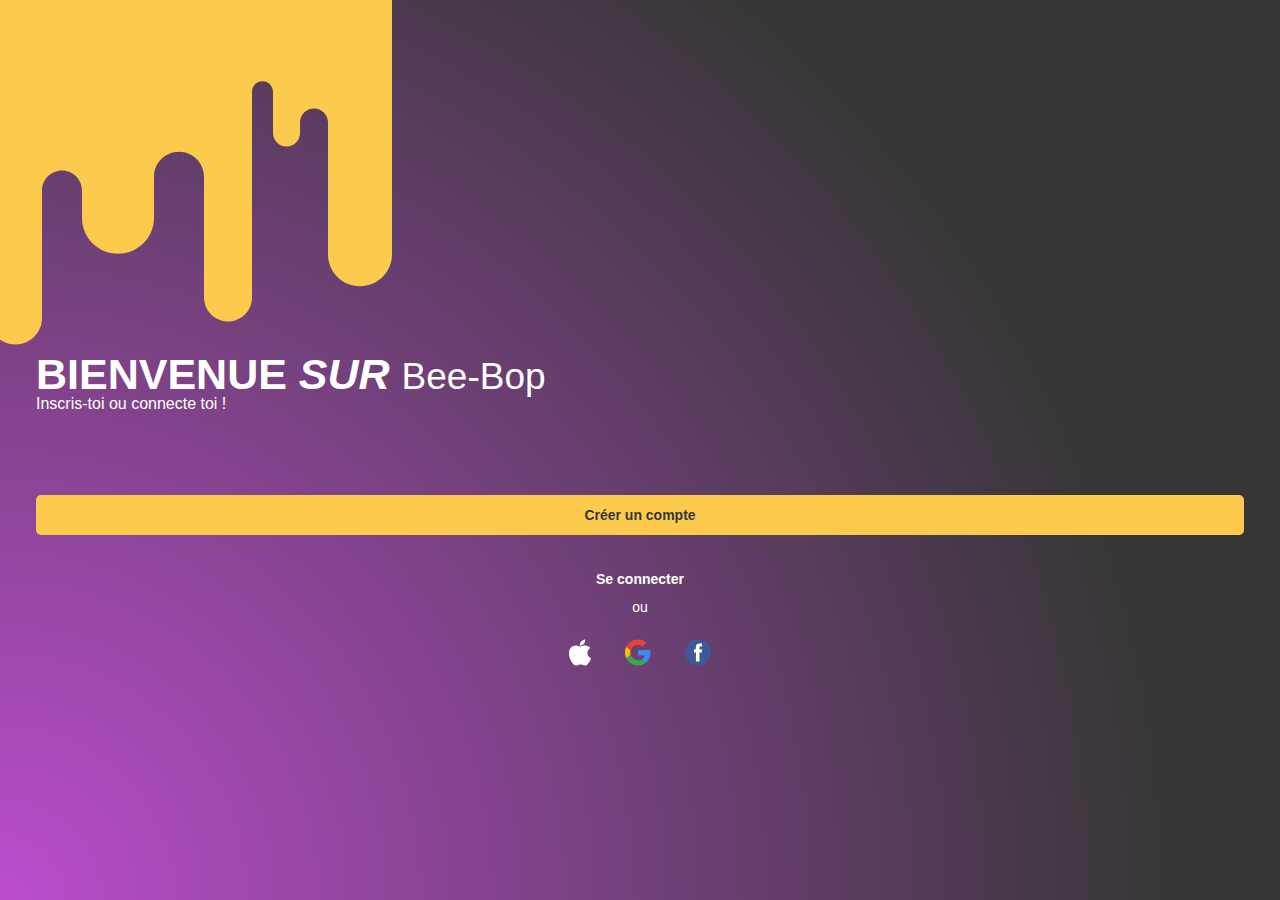
<file: index.html>
<!DOCTYPE html>
<html lang="en">
<head>
    <meta charset="UTF-8">
    <meta name="viewport" content="width=device-width, initial-scale=1.0">
    <title>Document</title>
    <link rel="stylesheet" href="style.css">
</head>
<body>
  
    <div class="miel" id="miel"><img src="Animationmiel.svg" alt="miel" ></div>
   <main class="main">
     <h1 class="landing-title">
     Bienvenue <em class="landing-title--line">sur <em class="landing-title--raf">Bee-Bop</em></em>
     </h1>
      <h2 class="landing-subtitle">Inscris-toi ou connecte toi !</h2>
      <button id="bouton" class="create-account-button">Créer un compte</button>
      <a href="connexionPseudo.html" class="connect-to-account-button">Se connecter</a>
      <p class="ou">ou</p>

      <div class="link">
       <img src="apple.svg" alt="apple">
       <img src="Google.svg" alt="google">
       <img src="Facebook.svg" alt="facebook">
      </div>
  </main>

  <script src="Java.js"></script>
</body>
</html>
</file>
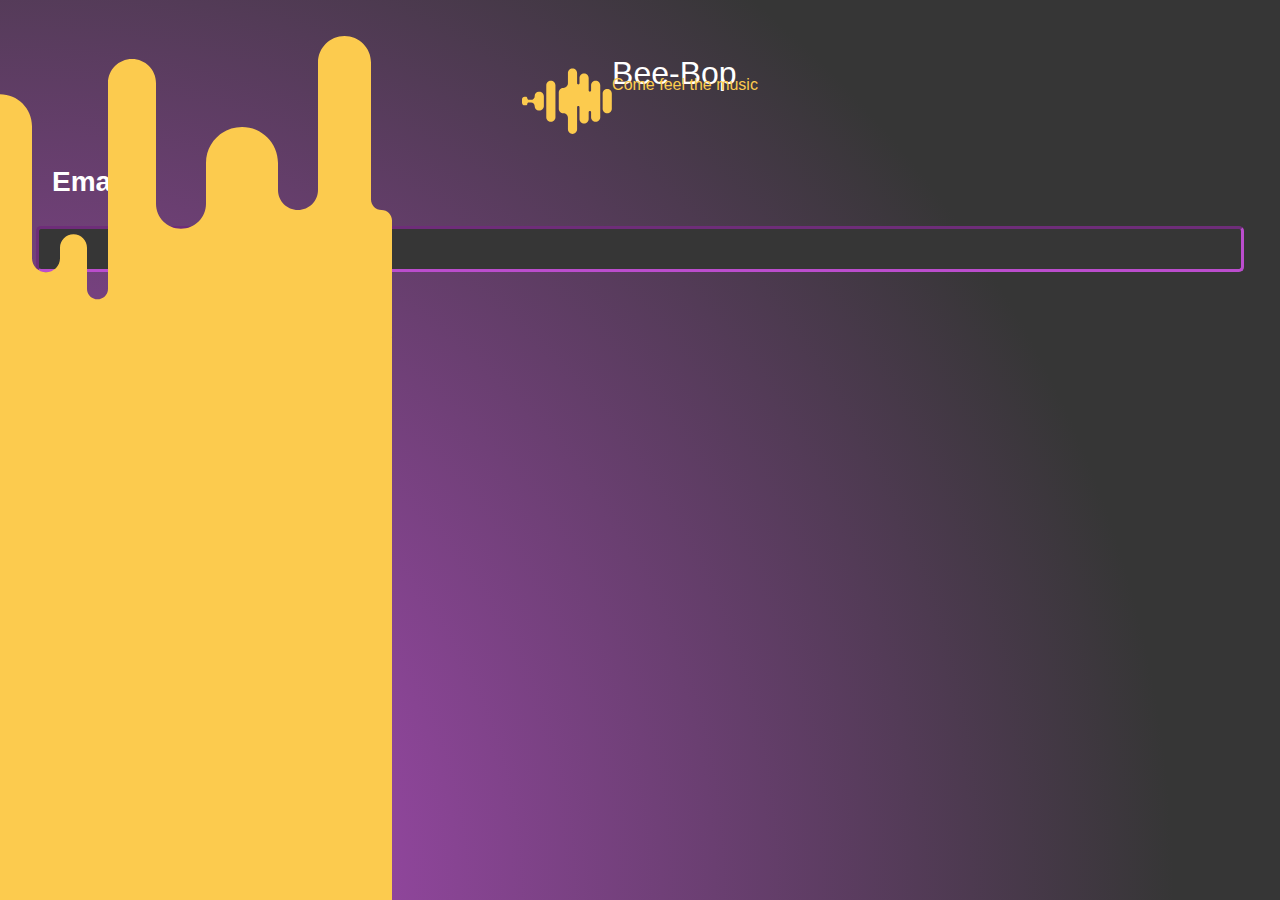
<file: connexionEmail.html>
<!DOCTYPE html>
<html lang="fr">
<head>
    <meta charset="UTF-8">
    <meta name="viewport" content="width=device-width, initial-scale=1.0">
    <title>ConnexionEmail</title>
    <link rel="stylesheet" href="style.css">

</head>
<body class="main">
    <div class="miel2" id="miel" ><img src="Animationmiel.svg" alt="miel2" ></div>
    <div class="logotexte">
        <img src="LOGO.svg" alt="lelogo">
    <div  class="textelogo">
    <p class="BeebopRafaella">Bee-Bop</p>
    <p class="ComeFeelTheMusicRafaella">Come feel the music</p>
</div></div>

<label for="email" class="TitreGrandPoppins">Email</label>

<input class="input" type="email" id="email" pattern=".+@example\.com" size="30" required />

<a href="connexionPseudo.html" class="boutonviolet Paragraphe">Suivant</a>


</div>
<script src="Java.js"></script>


</body>
</html>
</file>
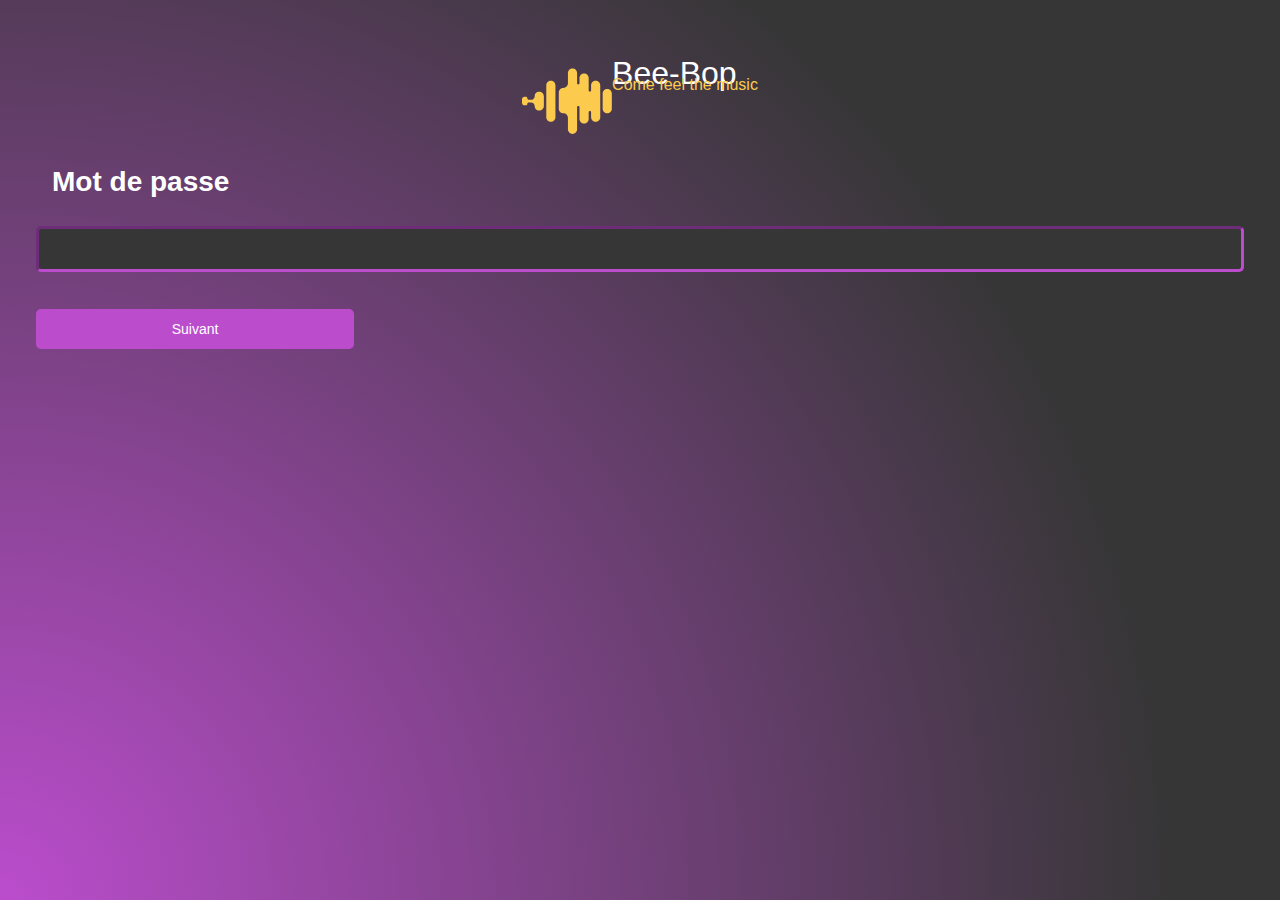
<file: connexionMDP.html>
<!DOCTYPE html>
<html lang="en">
<head>
    <meta charset="UTF-8">
    <meta name="viewport" content="width=device-width, initial-scale=1.0">
    <title>Connexion Mot de Passe</title>
    <link rel="stylesheet" href="style.css">
</head>
<body class="main">
    <div class="logotexte">
        <img src="LOGO.svg" alt="lelogo">
    <div  class="textelogo">
    <h1 class="BeebopRafaella">Bee-Bop</h1>
    <h2 class="ComeFeelTheMusicRafaella">Come feel the music</h2>
</div></div>

<label for="email" class="TitreGrandPoppins">Mot de passe</label>

<input class="input" type="email" id="email" pattern=".+@example\.com" size="30" required />

<a href="Felicitation.html" class="boutonviolet" class="Paragraphe">Suivant</a>

</div>
</body>
</html>
</file>
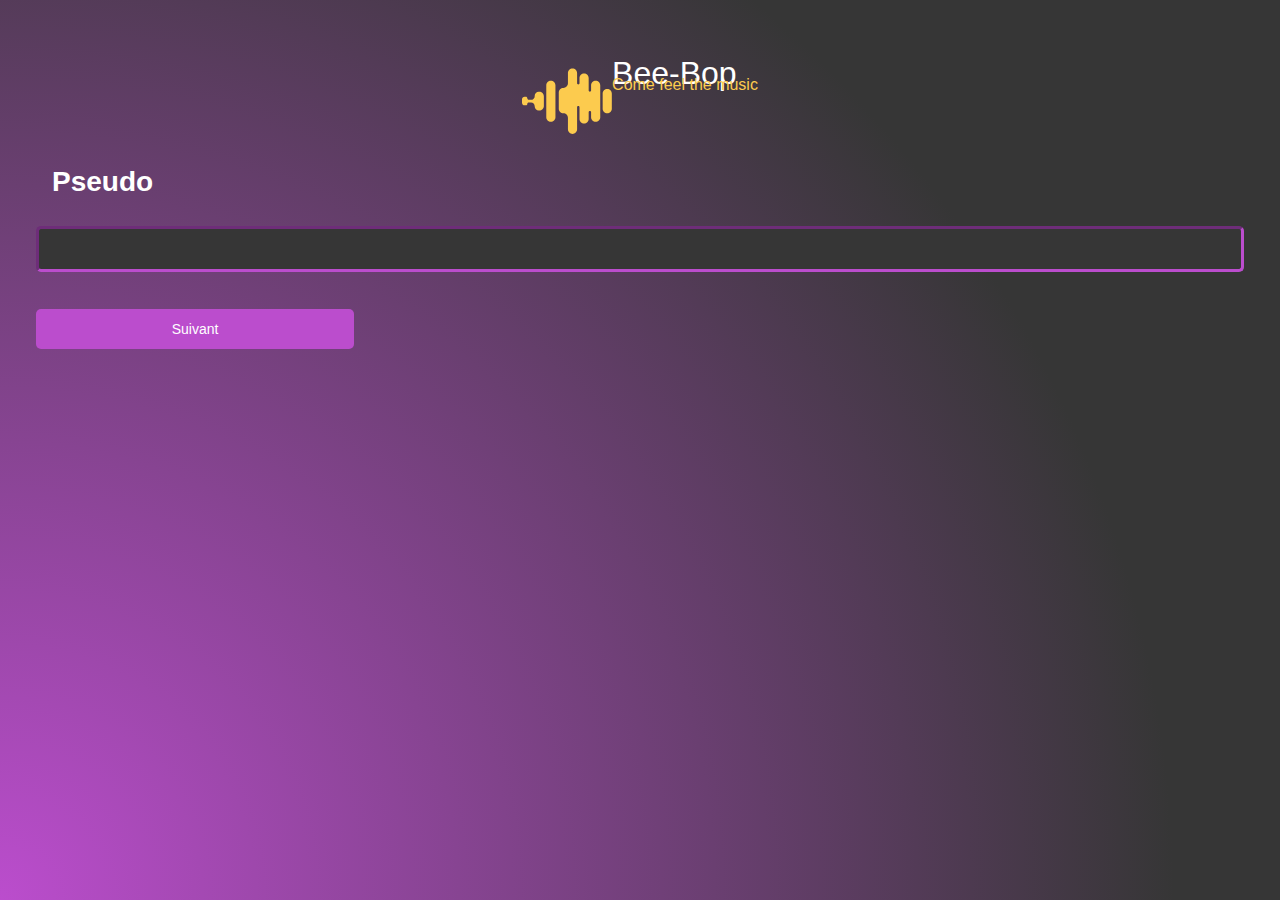
<file: connexionPseudo.html>
<!DOCTYPE html>
<html lang="fr">
<head>
    <meta charset="UTF-8">
    <meta name="viewport" content="width=device-width, initial-scale=1.0">
    <title>Page Connexion pseudo</title>
    <link rel="stylesheet" href="style.css">
</head>
<body class="main">
    <div class="logotexte">
        <img src="LOGO.svg" alt="lelogo">
    <div  class="textelogo">
    <h1 class="BeebopRafaella">Bee-Bop</h1>
    <h2 class="ComeFeelTheMusicRafaella">Come feel the music</h2>
</div></div>

<label for="email" class="TitreGrandPoppins">Pseudo</label>

<input class="input" type="email" id="email" pattern=".+@example\.com" size="30" required />

<a href="connexionMDP.html" class="boutonviolet" class="Paragraphe">Suivant</a>

</div>


</body>
</html>
</file>
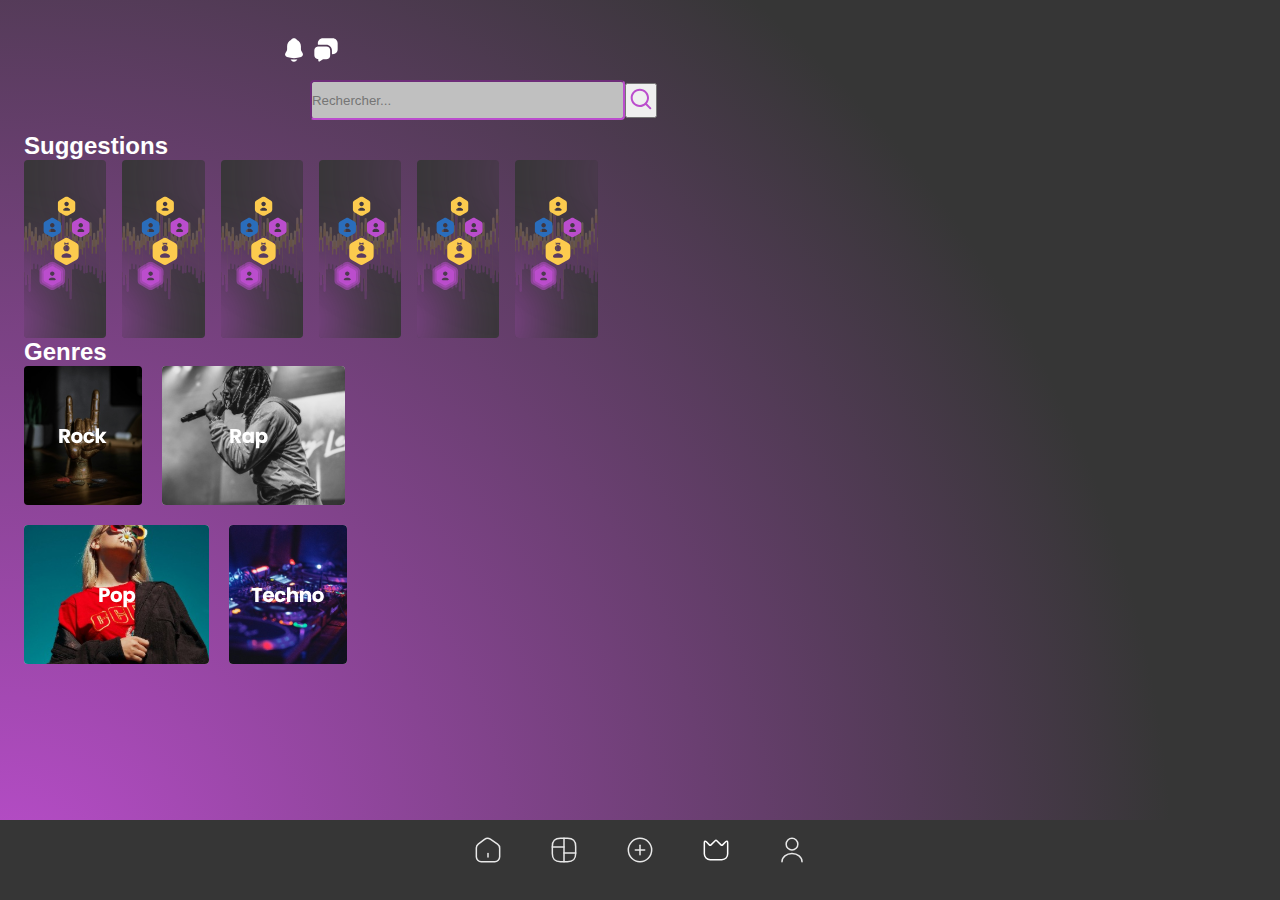
<file: feed.html>
<!DOCTYPE html>
<html lang="en">
<head>
    <meta charset="UTF-8">
    <meta name="viewport" content="width=device-width, initial-scale=1.0">
    <title>Search</title>
    <link rel="stylesheet" href="style.css">
</head>
<body>
    <div class="notif-messages">
        <img src="notification.svg" alt="notif-icon">
        <img src="messages-3.svg" alt="message-icon">
    </div>

<div class="new-nav">
    <a href="scroll.html">
        <img src="home-2.svg" alt="">
    </a>

    <a href="feed.html">
        <img src="grid-3.svg" alt="">
    </a>

    <a href="publish.html">
        <img src="add-circle.svg" alt="">
    </a>

    <a href="premium.html">
        <img src="crown.svg" alt="">
    </a>

    <a href="profil.html">
        <img src="user.svg" alt="">
    </a>
</div>

    <div class="search-bar">
        <input type="search" class="site-search" name="q" placeholder="Rechercher...">
        <button><img src="search.svg" alt="" class="search-icon"></button>
    </div>

    <div class="Suggestions">
        <p class="TitreMoyenPoppins">Suggestions</p>
            <div class="shorts">
                <img src="card.svg" alt="card" class="cards">
                <img src="card.svg" alt="card" class="cards">
                <img src="card.svg" alt="card" class="cards">
                <img src="card.svg" alt="card" class="cards">
                <img src="card.svg" alt="card" class="cards">
                <img src="card.svg" alt="card" class="cards">
            </div>
    </div>

    <div class="genres">
        <p class="TitreMoyenPoppins">Genres</p>
            <div class="bento-genre">
                <div class="bento-haut">
                    <img src="Rock.svg" alt="cards" class="card-bento-thin">
                    <img src="Rap.svg" alt="cards" class="card-bento-large">
                </div>
                <div class="bento-mid">
                    <img src="Pop.svg" alt="">
                    <img src="Techno.svg" alt="">
                </div>
            </div>
    </div>


</body>
</html>
</file>
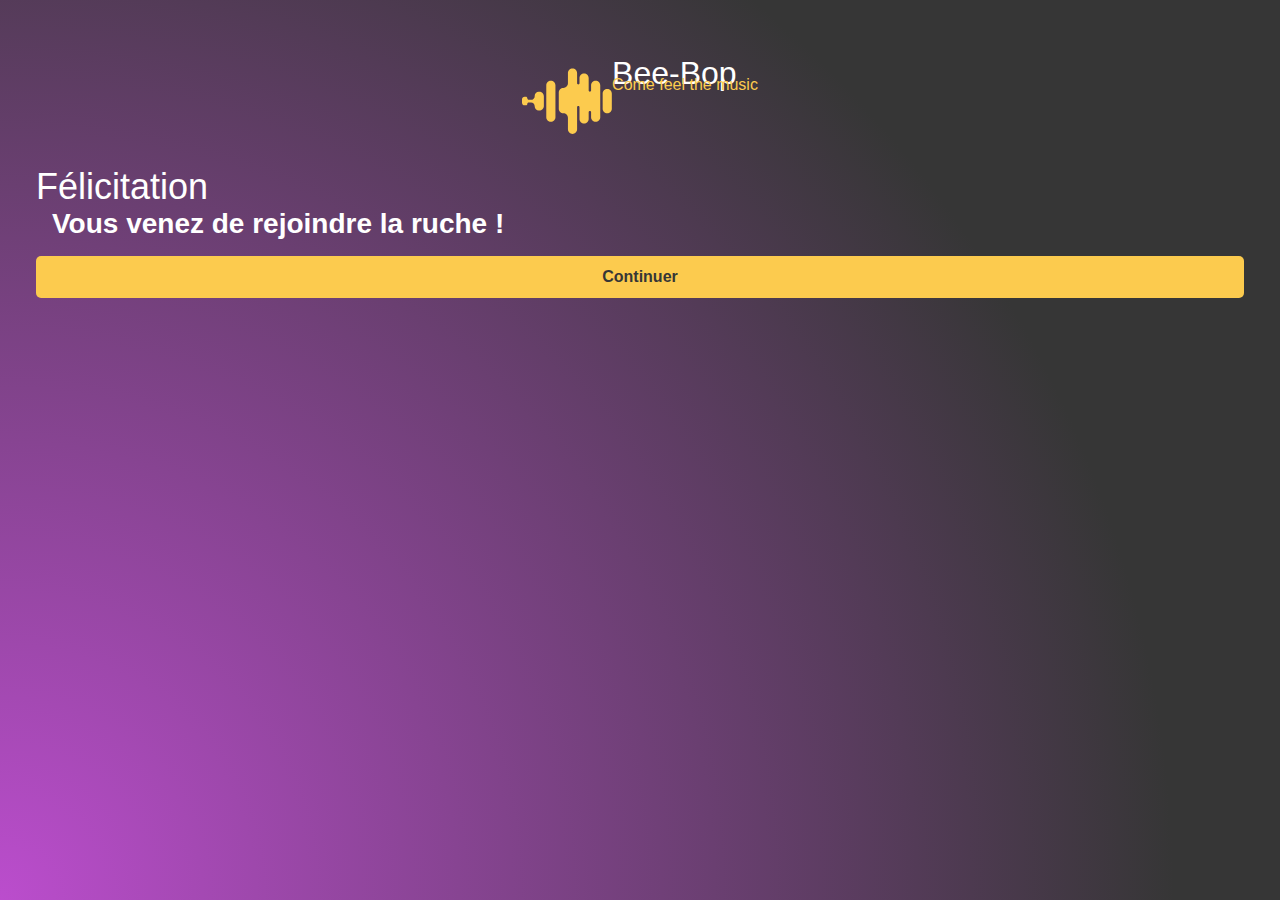
<file: Felicitation.html>
<!DOCTYPE html>
<html lang="fr">
<head>
    <meta charset="UTF-8">
    <meta name="viewport" content="width=device-width, initial-scale=1.0">
    <title>Félicitation !</title>
    <link rel="stylesheet" href="style.css">
</head>
<body class="main">


    <div class="logotexte">
        <img src="LOGO.svg" alt="lelogo">
    <div  class="textelogo">
    <h1 class="BeebopRafaella">Bee-Bop</h1>
    <h2 class="ComeFeelTheMusicRafaella">Come feel the music</h2>

   
</div></div>

<p class="TitreTresGrandRafaella">Félicitation</p>
<p class="TitreGrandPoppins">Vous venez de rejoindre la ruche !</p>
<a href="scroll.html" class="boutonjaune" class="Paragraphe">Continuer</a>


</div>
</body>
</html>
</file>
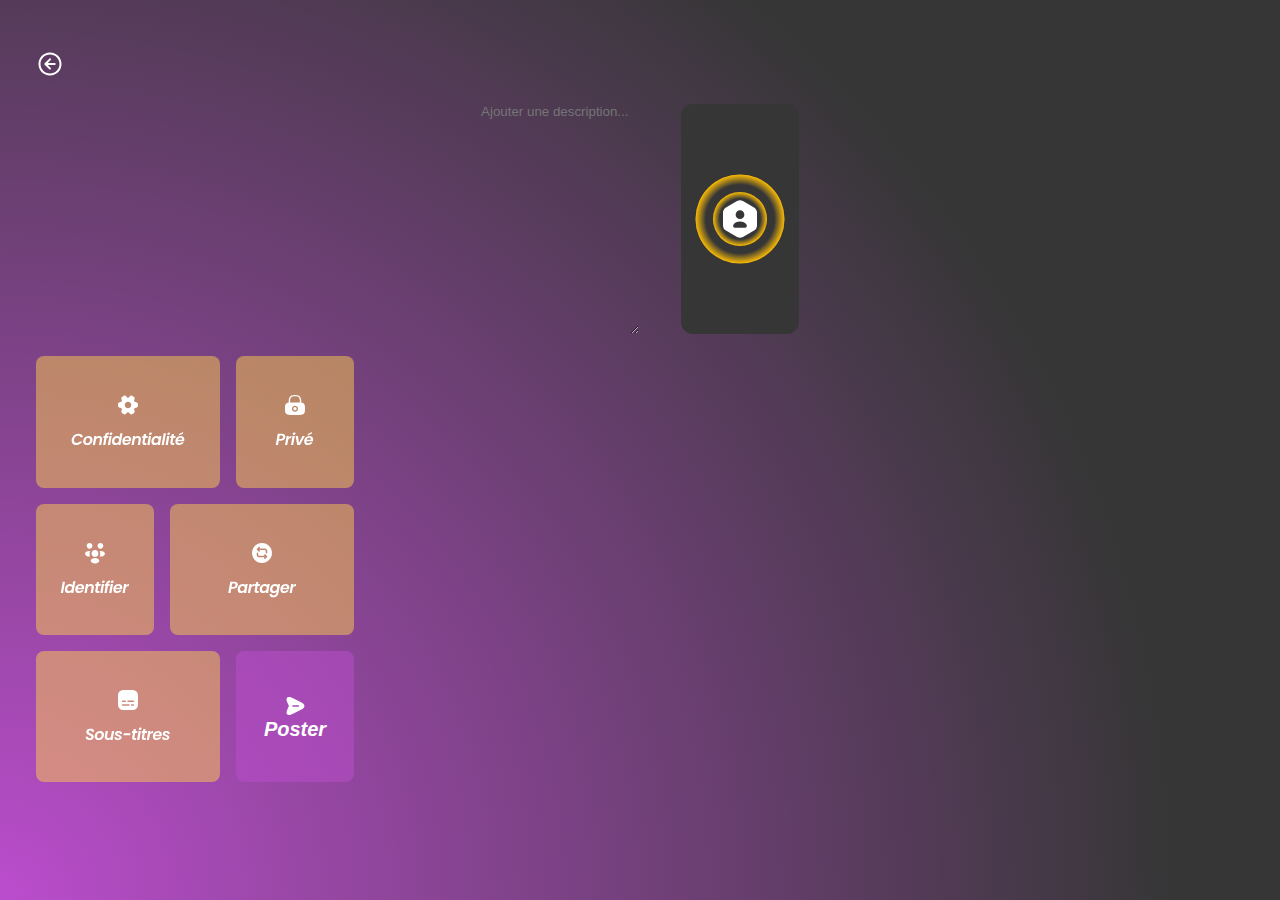
<file: post-settings.html>
<!DOCTYPE html>
<html lang="en">
<head>
    <meta charset="UTF-8">
    <meta name="viewport" content="width=device-width, initial-scale=1.0">
    <link rel="stylesheet" href="style.css">
    <title>Réglages</title>
</head>
<body>

    <a href="publish.html" class="back-button-settings">
        <img src="arrow-left-circle.svg" alt="">
      </a>
    

<div class="add-post-desc">
    <textarea name="" class="post-desc-input" placeholder="Ajouter une description..."></textarea>
    <img src="Beez.svg" alt="" class="miniature-icon">
</div>

<div class="bento-grid-settings">
    <div class="grid-haut">
        <img src="Confidentialité.svg" alt="">
        <img src="Privé.svg" alt="">
    </div>

    <div class="grid-middle">
        <img src="Id.svg" alt="">
        <img src="Share.svg" alt="">
    </div>

    <div class="grid-bas">
        <img src="Subtitles.svg" alt="">
        <a href="scroll.html" class="send-post">
            <img src="send.svg" alt="">
            <p class="PoppinsItalic">Poster</p>

        </a>
    </div>
</div>

    
</body>
</html>
</file>
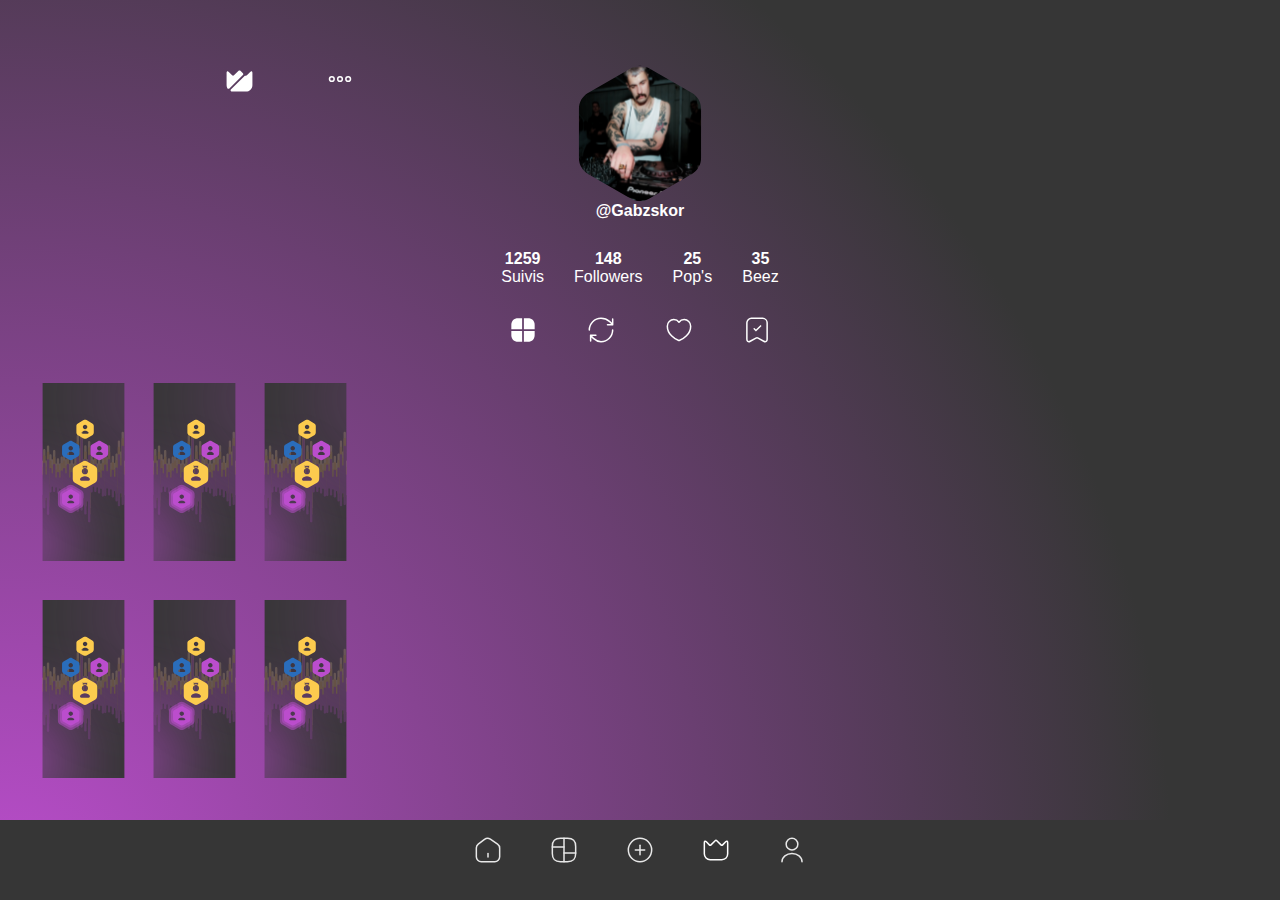
<file: profil.html>
<!DOCTYPE html>
<html lang="en">
<head>
    <meta charset="UTF-8">
    <meta name="viewport" content="width=device-width, initial-scale=1.0">
    <title>Profil</title>
    <link rel="stylesheet" href="style.css">
</head>
<body>
<img src="more.svg" alt="" class="options">

<img src="crown-full.svg" alt="" class="crown-profil">

    <div class="gab-profil">
        <img src="gabzskor icon.svg" alt="">
        <p class="ParagrapheMediumGras">@Gabzskor</p>
    </div>
    
<div class="chiffres">
    <div class="suivis">
        <p class="ParagrapheMediumGras">1259</p>
        <p class="ParagrapheMedium">Suivis</p>
    </div>

    <div class="followers">
        <p class="ParagrapheMediumGras">148</p>
        <p class="ParagrapheMedium">Followers</p>
    </div>

    <div class="pops">
        <p class="ParagrapheMediumGras">25</p>
        <p class="ParagrapheMedium">Pop's</p>
    </div>

    <div class="beez">
        <p class="ParagrapheMediumGras">35</p>
        <p class="ParagrapheMedium">Beez</p>
    </div>
</div>


<div class="profil-bar">
    <img src="grid-2.svg" alt="">
    <img src="refresh-2.svg" alt="">
    <img src="heart empty.svg" alt="">
    <img src="archive-tick.svg" alt="">
</div>

<div class="grille-post">
    <img src="card.svg" alt="" class="cards-post">
    <img src="card.svg" alt="" class="cards-post">
    <img src="card.svg" alt="" class="cards-post">

</div>

<div class="grille-post">
    <img src="card.svg" alt="" class="cards-post">
    <img src="card.svg" alt="" class="cards-post">
    <img src="card.svg" alt="" class="cards-post">

</div>

<div class="new-nav">
    <a href="scroll.html">
        <img src="home-2.svg" alt="">
    </a>

    <a href="feed.html">
        <img src="grid-3.svg" alt="">
    </a>

    <a href="publish.html">
        <img src="add-circle.svg" alt="">
    </a>

    <a href="premium.html">
        <img src="crown.svg" alt="">
    </a>

    <a href="profil.html">
        <img src="user.svg" alt="">
    </a>
</div>


</body>
</html>
</file>
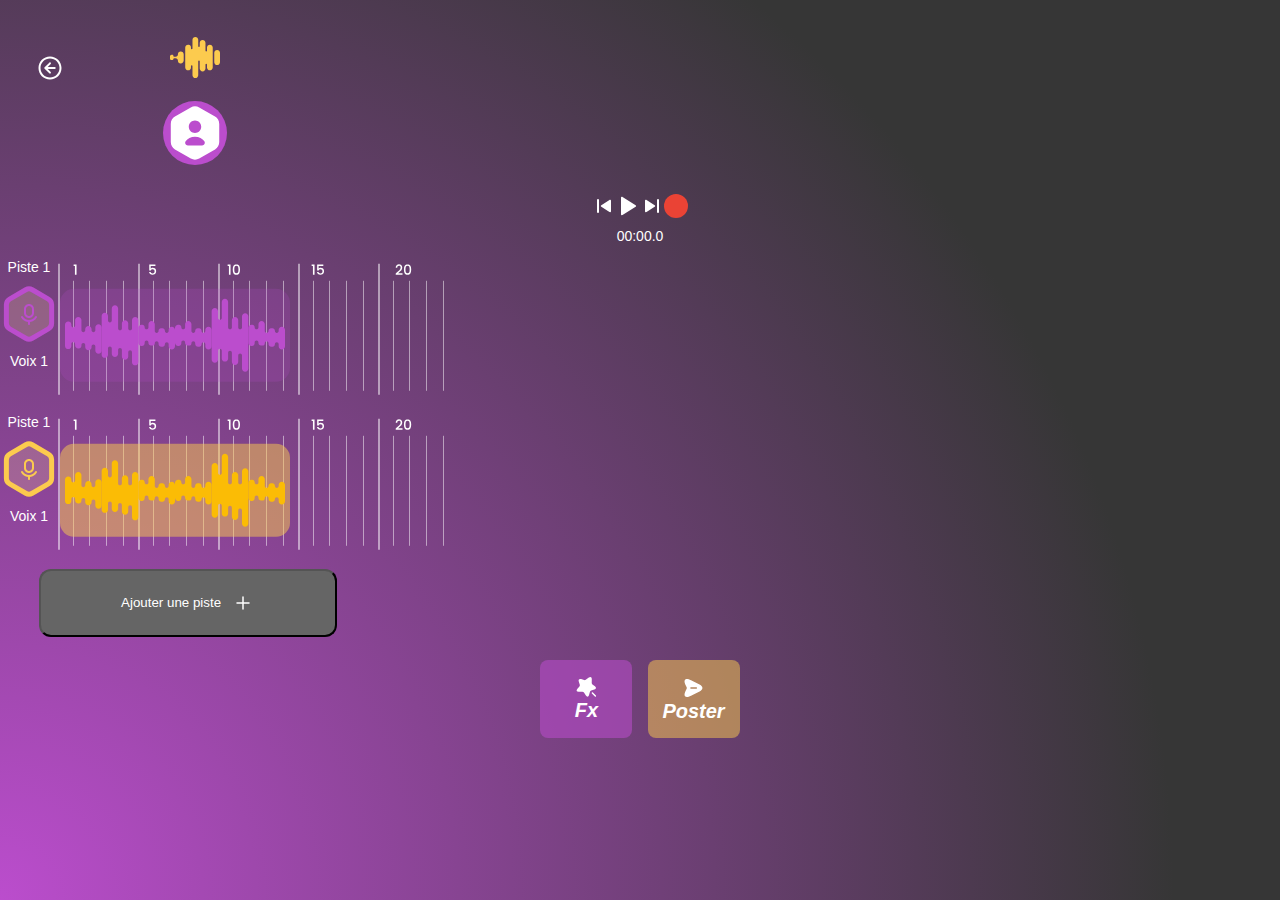
<file: publish.html>
<!DOCTYPE html>
<html lang="en">
<head>
    <meta charset="UTF-8">
    <meta name="viewport" content="width=device-width, initial-scale=1.0">
    <link rel="stylesheet" href="style.css">
    <title>Publier</title>
</head>
<body>

  <a href="scroll.html" class="back-button">
    <img src="arrow-left-circle.svg" alt="">
  </a>

  <img src="logo mini.svg" alt="" class="logo-mini">

  <div class="vizualizer">
    <img src="user-octagon.svg" alt="icon-user" class="icon-profile-top">
  </div>

  <div class="icons-player">
    <img src="Skip Back.svg" alt="">
    <img src="Play.svg" alt="">
    <img src="Skip Fwd.svg" alt="">
    <img src="Ellipse 4.svg" alt="">
  </div>

  <div class="timer">
    <p class="Paragraphe">00:00.0</p>
  </div>

<div class="timeline-1">

  <div class="piste-number-1">
    <p class="Paragraphe">Piste 1</p>
    <img src="Piste.svg" alt="">
    <p class="Paragraphe">Voix 1</p>
  </div>

  <div class="piste-timeline">
    <img src="lines.svg" alt="">
  </div>
</div>

<div class="timeline-2">

  <div class="piste-number-2">
    <p class="Paragraphe">Piste 1</p>
    <img src="Piste-1.svg" alt="">
    <p class="Paragraphe">Voix 1</p>
  </div>

  <div class="piste-timeline">
    <img src="lines 2.svg" alt="">
  </div>
</div>

<div class="button-add">
  <button class="ajouter-piste">Ajouter une piste
    <img src="add.svg" alt="add-icon">
  </button>


<div class="record-buttons">
  <div class="add-effect-button">
    <img src="magic-star.svg" alt="">
    <p class="PoppinsItalic">Fx</p>
  </div>



<a href="post-settings.html">
  <div class="next-button">
    <img src="send.svg" alt="">
    <p class="PoppinsItalic">Poster</p>
  </div>
</a>

  </div>

</div>













</body>
</html>
</file>
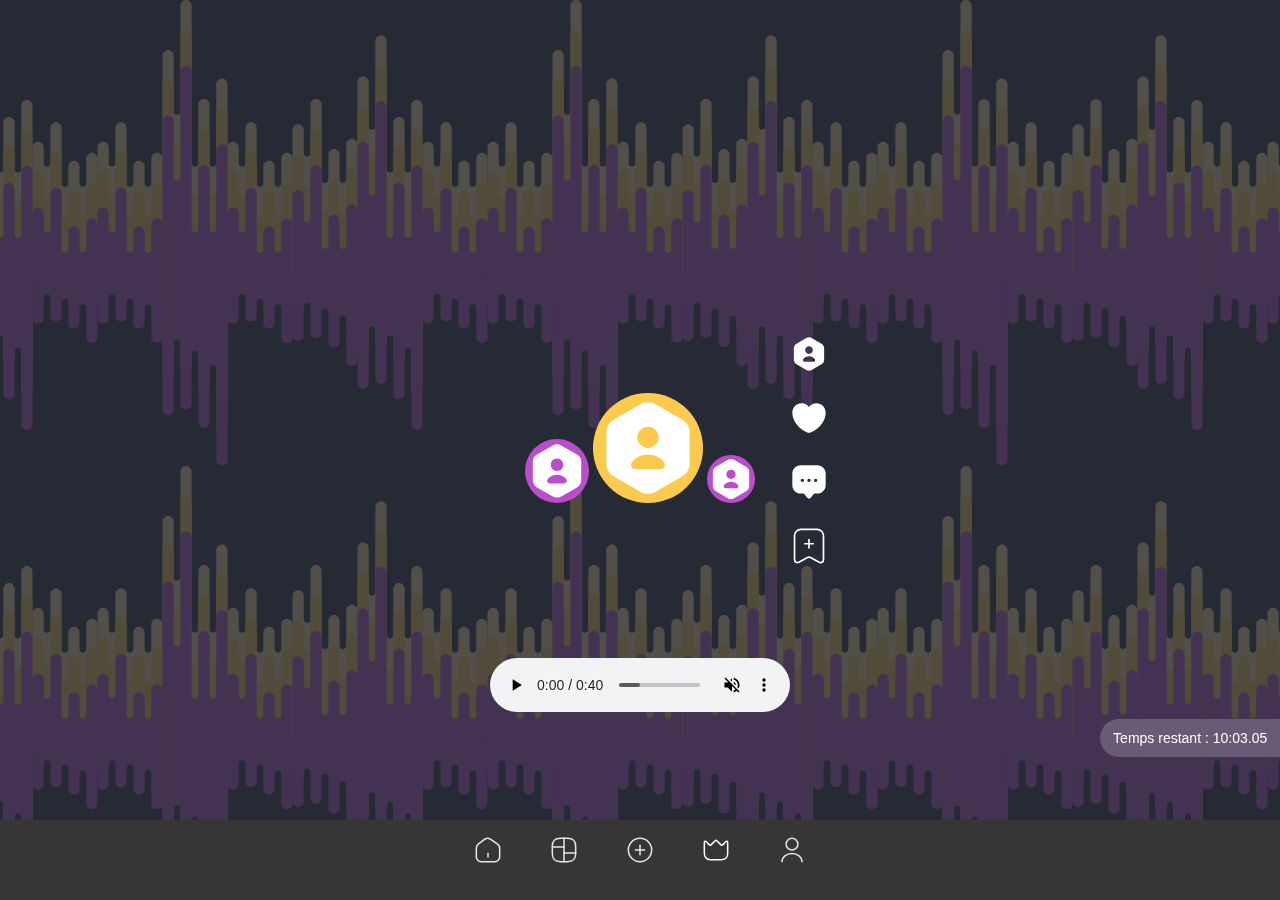
<file: scroll.html>
<!DOCTYPE html>
<html lang="en">
<head>
    <meta charset="UTF-8">
    <meta name="viewport" content="width=device-width, initial-scale=1.0">
    <title>Home</title>
    <link rel="stylesheet" href="style-scroll.css">
</head>
<body>

    <div class="timer-bar">
        <a href="vote.html">
            <p class="Paragraphe">Temps restant : 10:03.05</p>
        </a>
    </div>

    <div class="new-nav">
        <a href="scroll.html">
            <img src="home-2.svg" alt="">
        </a>
    
        <a href="feed.html">
            <img src="grid-3.svg" alt="">
        </a>
    
        <a href="publish.html">
            <img src="add-circle.svg" alt="">
        </a>
    
        <a href="premium.html">
            <img src="crown.svg" alt="">
        </a>
    
        <a href="profil.html">
            <img src="user.svg" alt="">
        </a>
    </div>


    <div class="post-bar">
        <img  src="user-octagon.svg" alt="Profile Pic" class="icon-post-bar">
        <img src="heart.svg" alt="Like" class="icon-post-bar">
        <img src="message.svg" alt="Comment" class="icon-post-bar">
        <img src="archive-add.svg" alt="Enregistrer la publi" class="icon-post-bar">
    </div>



    <div class="container-scroll">

        <section class="one">
            <audio controls autoplay muted loop class="audio-progress-bar">
                <source src="Figa de Guine - Mary de Fores (audio).mp3">
            </audio>
            <div class="icons-profile">
                <img src="user-octagon.svg" alt="icon-user" class="icon-profile-top">
                <img src="user-octagon.svg" alt="user-king" class="user-king">
                <img src="user-octagon.svg" alt="icon-user" class="icon-profile-bottom">
            </div>
        </section>

        <section class="two">
            <audio controls autoplay muted loop class="audio-progress-bar">
                <source src="Figa de Guine - Mary de Fores (audio).mp3">
            </audio>
            <div class="icons-profile">
                <img src="user-octagon.svg" alt="icon-user" class="icon-profile-top">
                <img src="user-octagon.svg" alt="user-king" class="user-king">
                <img src="user-octagon.svg" alt="icon-user" class="icon-profile-bottom">
            </div>
        </section>

        <section class="three">
            <audio controls autoplay muted loop class="audio-progress-bar">
                <source src="Figa de Guine - Mary de Fores (audio).mp3">
            </audio>
            <div class="icons-profile">
                <img src="user-octagon.svg" alt="icon-user" class="icon-profile-top">
                <img src="user-octagon.svg" alt="user-king" class="user-king">
                <img src="user-octagon.svg" alt="icon-user" class="icon-profile-bottom">
            </div>
        </section>

        <section class="four">
            <audio controls autoplay muted loop class="audio-progress-bar">
                <source src="Figa de Guine - Mary de Fores (audio).mp3">
            </audio>
            <div class="icons-profile">
                <img src="user-octagon.svg" alt="icon-user" class="icon-profile-top">
                <img src="user-octagon.svg" alt="user-king" class="user-king">
                <img src="user-octagon.svg" alt="icon-user" class="icon-profile-bottom">
            </div>
        </section>  
    </div>
    



</body>
</html>
</file>
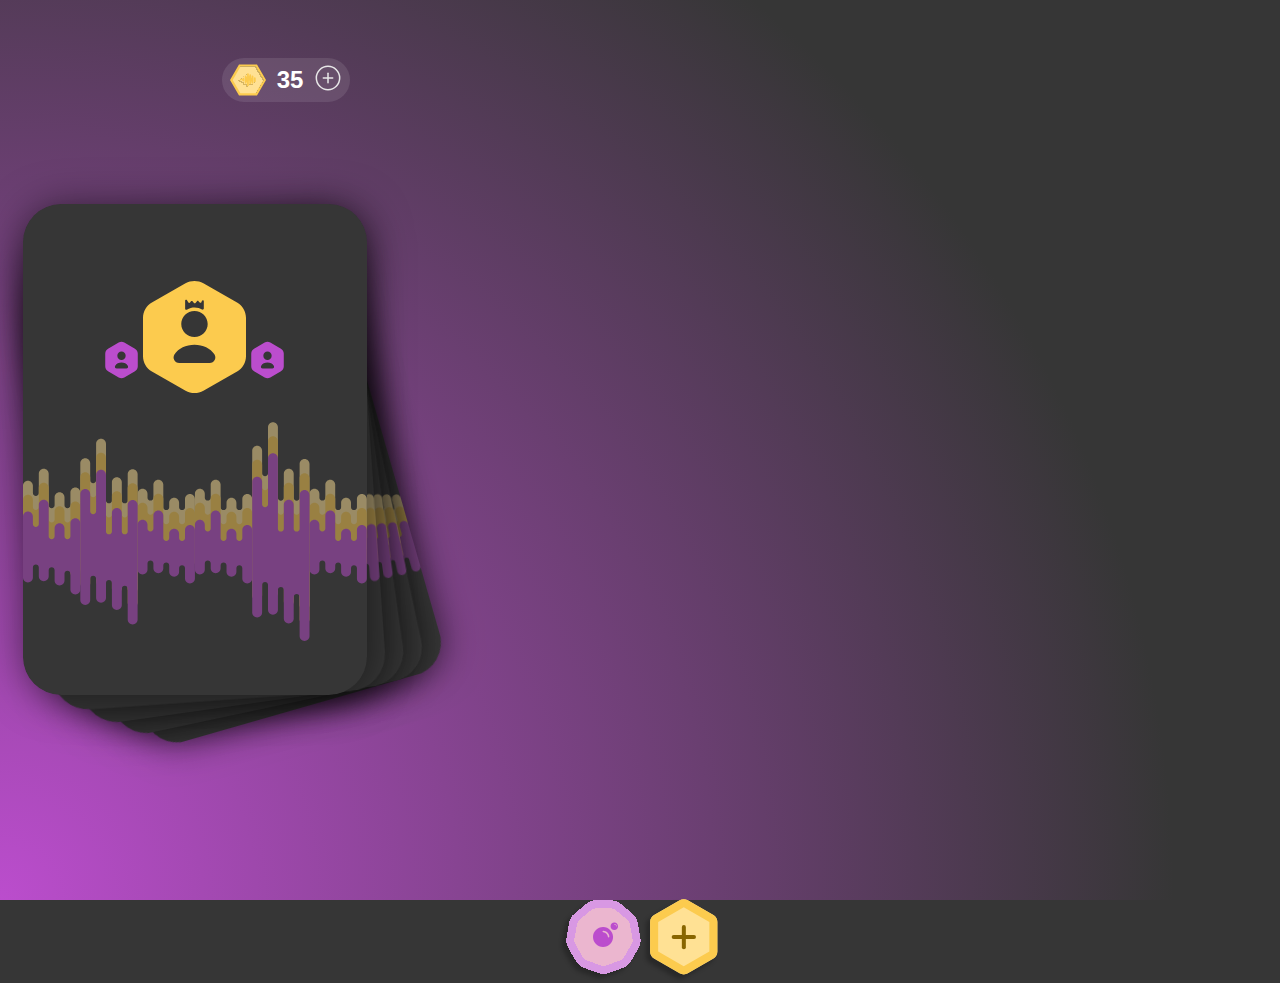
<file: vote.html>
<!DOCTYPE html>
<html lang="fr">
<head>
    <meta charset="UTF-8">
    <meta name="viewport" content="width=device-width, initial-scale=1.0">
    <title>les votes</title>
    <link rel="stylesheet" href="style.css">
</head>
<body class="bodyVote">

    <a href="scroll.html" class="back-button-vote">
        <img src="arrow-left-circle.svg" alt="">
      </a>

<div class="add-pops">
        <img src="Pop's.svg" alt="">
        <p class="TitreMoyenPoppins">35</p>
        <a href="premium.html">
            <img src="add-circle.svg" alt="">
         </a>
</div>

    <div class="InstructionsVote">
</div class="bodyCard">
    <div id="swipper">
        <div class="carteVote" style="--i:0" ><img src="card vote.svg" alt="une carte qui vote"></div>
        <div class="carteVote" style="--i:1" ><img src="card vote.svg" alt="une carte qui vote"></div>
        <div class="carteVote" style="--i:2" ><img src="card vote.svg" alt="une carte qui vote"></div>
        <div class="carteVote" style="--i:3" ><img src="card vote.svg" alt="une carte qui vote"></div>
        <div class="carteVote" style="--i:4" ><img src="card vote.svg" alt="une carte qui vote"></div>
    </div>

<div class="vote-interraction">
    <img src="Group 26.svg" alt="">
    <img src="Group 25.svg" alt="">
</div>

<script>card.js</script>
<script>scriptVote.js</script>
</body>

</html>
</file>
<file: style.css>
html {
    background-image: radial-gradient(circle at bottom left, rgba(187, 77, 205, 1) 0%, rgba(54, 54, 54, 1) 75%);
    background-size: 100%;
    background-color: #363636;
    background-repeat: no-repeat;
    height: 100vh;
}

body {
    color: #fff;
    margin: 0;
}



html {
    box-sizing: border-box;
}

*,
*:before,
*:after {
    box-sizing: inherit;
}

.TitreGrandRafaella {
    font-family: "rafaella", sans-serif;
    font-weight: 400;
    font-style: normal;
    font-size: 32px;
}

.TitreTresGrandRafaella {
    font-family: "Rafaella", sans-serif;
    font-weight: 400;
    font-style: normal;
    font-size: 36px;
    margin: 0;
}

.TitreMoyenRafaella {
    font-family: "rafaella", sans-serif;
    font-weight: 400;
    font-style: normal;
    font-size: 24px;
}

.BeebopRafaella {
    font-family: "rafaella", sans-serif;
    font-weight: 400;
    font-style: normal;
    font-size: 32px;
}

.ComeFeelTheMusicRafaella {
    font-family: "rafaella", sans-serif;
    font-weight: 400;
    font-style: normal;
    font-size: 16px;
    color: #FCCB4E;
}

.TitreGrandPoppins {
    font-family: "poppins", sans-serif;
    font-size: 28px;
    font-weight: 600;
    margin: 1rem;
    margin-top: 0;
}

.TitreMoyenPoppins {
    font-family: "poppins", sans-serif;
    font-size: 24px;
    font-weight: 600;
}

.TitreTresGrandPoppins {
    font-family: "poppins", sans-serif;
    font-size: 44px;
    font-weight: 600;
}

.ParagrapheMedium {
    font-family: "poppins", sans-serif;
    font-weight: 400;
    font-size: 16px;
}

.ParagrapheMediumGras {
    font-family: "poppins", sans-serif;
    font-weight: 600;
    font-size: 16px;
}

.ParagrapheGras {
    font-family: "poppins", sans-serif;
    font-weight: 400;
    font-size: 14px;
}

.Paragraphe {
    font-family: "poppins", sans-serif;
    font-weight: 400;
    font-size: 14px;
    color: white;
}

.PoppinsItalic {
    font-family: "poppins", sans-serif;
    font-style: italic;
    font-weight: 600;
    font-size: 20px;
}


.miel {
    position: fixed;
    left: -2rem;
    top: -77rem;
}

.miel-animation {
    animation-name: miel;
    animation-duration: 1s;
}



@keyframes miel {
    0% {
        top: -77rem;
    }

    100% {
        top: -20rem;
    }

}

.miel2 {
    position: fixed;
    animation: miel2 1s;
    animation-fill-mode: both;

    left: -2rem
}

@keyframes miel2 {
    0% {
        top: -20rem;
    }

    100% {
        top: 80rem;
    }

}


.blur {
    -webkit-filter: blur(200px);
    -moz-filter: blur(200px);
    -o-filter: blur(200px);
    -ms-filter: blur(200px);
    filter: blur(200px);
}

.circle1 {

    width: 451px;
    height: 451px;
    border-radius: 50%;
    background-color: #BB4DCD;
    position: fixed;
    margin-left: -100%;
    margin-top: 80%;

}

.circle2 {

    width: 451px;
    height: 451px;
    border-radius: 50%;
    background-color: #BB4DCD;
    position: fixed;
    margin-left: 130%;
    margin-top: -150%;

}

.logotexte {
    display: flex;
    flex-direction: row;
    justify-content: center;
    margin: 2rem;
}

.textelogo {
    line-height: 70%;
}

.landing-title {
    font-family: "poppins", sans-serif;
    font-size: 43px;
    font-weight: 700;
    text-transform: uppercase;
    line-height: 36px;
    margin: 0;
    padding-top: 20rem;
}

.landing-title--line {
    font-family: "poppins", sans-serif;
    font-size: 43px;
    font-weight: 700;
    text-transform: uppercase;
    text-decoration: none;
}

.landing-title--raf {
    font-family: "rafaella", sans-serif;
    font-weight: 400;
    font-style: normal;
    font-size: 37px;
    text-transform: capitalize;

}

.landing-subtitle {
    font-family: "poppins", sans-serif;
    font-weight: 400;
    font-size: 16px;
    margin: 0;
}

.create-account-button {
    width: 100%;
    border: none;
    border-radius: 0.313rem;
    padding-top: 0.75rem;
    padding-bottom: 0.75rem;
    color: #363636;
    background-color: #FCCB4E;
    text-align: center;
    display: inline-block;
    font-size: 1rem;
    font-family: "poppins", sans-serif;
    font-weight: 700;
    font-size: 14px;
    margin-top: 5.094rem;
}

.create-account-button:hover {
    background-color: #FFE194;
}

.connect-to-account-button {
    width: 100%;
    border: none;
    border-radius: 0.313rem;
    padding-top: 0.75rem;
    padding-bottom: 0.75rem;
    color: #fff;
    text-align: center;
    display: inline-block;
    font-size: 1rem;
    text-decoration: none;
    font-family: "poppins", sans-serif;
    font-weight: 700;
    font-size: 14px;
    margin-top: 1.5rem;
}

.ou {
    font-family: "poppins", sans-serif;
    font-weight: 200;
    font-size: 14px;
    text-align: center;
    margin: 0;
}

label {

    display: block;

    font:
        1rem 'Poppins',

}

input,
label {
    margin: 0.75rem 0;
}

.input {
    width: 100%;
    border-radius: 0.313rem;
    padding-top: 0.75rem;
    padding-bottom: 0.75rem;
    border-color: #BB4DCD;
    border-width: 0.188rem;
    background-color: #363636;
    color: #fff;
    font-family: "poppins", sans-serif;
    font-weight: 400;
    font-size: 14px;
}

.input:focus {
    width: 100%;
    border-radius: 0.313rem;
    padding-top: 0.75rem;
    padding-bottom: 0.75rem;
    border-color: #D898E3;
    border-width: 0.188rem;
    background-color: #363636;
    color: #fff;
}

.boutonviolet {
    width: 19.875rem;
    justify-content: center;
    align-items: center;
    border: none;
    border-radius: 0.313rem;
    padding-top: 0.75rem;
    padding-bottom: 0.75rem;
    color: #fff;
    background-color: #BB4DCD;
    text-align: center;
    display: flex;
    font-size: 1rem;
    text-decoration: none;
    font-family: "poppins", sans-serif;
    font-weight: 400;
    font-size: 14px;
    margin-top: 1.56rem;
    margin-bottom: 1.56rem;
}

.boutonviolet-premium {
    width: 19.875rem;
    justify-content: center;
    align-items: center;
    border: none;
    border-radius: 0.313rem;
    padding-top: 0.75rem;
    padding-bottom: 0.75rem;
    color: #fff;
    background-color: #BB4DCD;
    text-align: center;
    display: flex;
    font-size: 1rem;
    text-decoration: none;
    font-family: "poppins", sans-serif;
    font-weight: 400;
    font-size: 14px;
    margin-left: 2.25rem;
    margin-top: 1.56rem;
    margin-bottom: 1.56rem;
}

.boutonviolet:active {
    background-color: #D898E3;
}


.main {
    padding: 2.25rem;
}

.link {
    display: flex;
    justify-content: center;
    align-items: center;
    height: 3, 6vh;
    gap: 2.13rem;
    margin-top: 1.5rem;
}

.boutonjaune {
    width: 100%;
    border: none;
    border-radius: 0.313rem;
    padding-top: 0.75rem;
    padding-bottom: 0.75rem;
    color: #363636;
    background-color: #FCCB4E;
    text-align: center;
    display: inline-block;
    font-size: 1rem;
    text-decoration: none;
    font-family: "poppins", sans-serif;
    font-weight: 700;
    font-size: 16px;
}

.boutonjaune:active {
    background-color: #FFE194;
}

.boutontransparent {
    width: 100%;
    border: none;
    border-radius: 0.313rem;
    padding-top: 0.75rem;
    padding-bottom: 0.75rem;
    color: #fff;
    background-color: transparent;
    text-align: center;
    display: inline-block;
    font-size: 1rem;
    text-decoration: none;
    font-family: "poppins", sans-serif;
    font-weight: 700;
    font-size: 16px;
    margin-top: 24px;
}

.notif-messages {
    gap: 0.875rem;
    margin-top: 2.25rem;
    margin-left: 17.5rem;
}


.search-bar {
    display: flex;
    flex-direction: row;
    justify-content: center;
    align-items: center;
    margin-left: 6.25rem;
}

.site-search {
    width: 19.7rem;
    height: 2.5rem;
    border-radius: 0.25rem;
    border-color: #BB4DCD;
    background-color: rgba(192, 192, 192, 1);
    margin-left: -35%;
}

.search-icon {
    height: 1.75rem;
    width: 1.75rem;
    text-decoration: none;
}

.Suggestions {
    display: flex;
    flex-direction: column;
    margin-left: 1.5rem;
}

.shorts {
    display: flex;
    flex-direction: row;
    gap: 1rem;

}

.cards {
    height: 11.125rem;
    border-radius: 0.25rem;
}

.genres {
    display: flex;
    flex-direction: column;
    margin-left: 1.5rem;
}

.bento-genre {
    display: flex;
    flex-direction: column;
    gap: 1.25rem;
}

.bento-haut {
    display: flex;
    flex-direction: row;
    gap: 1.25rem;
}

.bento-mid {
    display: flex;
    flex-direction: row;
    gap: 1.25rem;
}

.options {
    position: absolute;
    margin-left: 20.4rem;
}

.crown-profil {
    position: absolute;
    margin-left: 14rem;
    height: 2rem;
}

.gab-profil {
    display: flex;
    flex-direction: column;
    justify-content: center;
    align-items: center;
    margin-top: 4.06rem;
}

.chiffres {
    display: flex;
    flex-direction: row;
    gap: 1.88rem;
    align-items: center;
    justify-content: center;
    text-align: center;
    margin-top: 1.88rem;
    margin-bottom: 1.88rem;
}

.profil-bar {
    display: flex;
    gap: 3.125rem;
    align-items: center;
    justify-content: center;
}

.grille-post {
    display: flex;
    margin-top: 2.44rem;
    margin-left: 2.25rem;
    gap: 1rem;
}

.cards-post {
    width: 5.9375rem;
    height: 11.125rem;
    flex-shrink: 0;
    border-radius: 0.25rem;
}

.back {
    margin-left: 2.25rem;
    margin-top: 3.44rem;
}

.titre-premium {
    margin-left: 2.25rem;
    margin-top: 6rem;
}

.card-mielody {
    gap: 2.1875rem;
    margin-top: 1.56rem;
    margin-left: 2.25rem;
    border-style: solid;
    border-radius: 0.75rem;
    padding: 0.75rem;
    width: 19.875rem;
    display: flex;
    flex-direction: row;
    border: 2px solid var(--Grisatre, #C4C4C4);

}

.card-royal {
    gap: 2.1875rem;
    margin-top: 1.56rem;
    margin-left: 2.25rem;
    border-style: solid;
    border-radius: 0.75rem;
    padding: 0.75rem;
    width: 19.875rem;
    display: flex;
    flex-direction: row;
border: 2px solid var(--Yellow-Primary, #FCCB4E);
}

.mielody-title {
    display: flex;
    flex-direction: column;
    align-items: flex-start;
    gap: 0.1875rem;
    
}

.mielody {
    display: flex;
    flex-direction: row;
    align-items: center;
    gap: 0.875rem;
}

.conditions {
    gap: 1.56rem;
}

.ParagrapheConfidentialite {

    font-size: 16px;
    font-family: "poppins", sans-serif;
    text-decoration: underline;
    text-align: center;
}




.bodyVote {
    box-sizing: border-box;
    display: flex;
    justify-items: center;
    justify-content: space-evenly;
    flex-direction: column;
    margin-left: 1.438rem;
    margin-right: 1.438rem;
    gap: 4rem;
}

.bodyCard {
    width: 100vw;
    height: 100vh;
    overflow: hidden;
    display: flex;
    justify-content: space-evenly;
    align-items: center;
}


.add-pops {
    margin-top: 3.63rem;
    margin-bottom: -1.63rem;
    margin-left: 12.44rem;
    display: flex;
    flex-direction: row;
    justify-content: center;
    align-items: center;
    gap: 0.675rem;
    border-radius: 10.9375rem;
    background: rgba(255, 255, 255, 0.10);
    width: 8rem;
    padding: 0.25rem 0.5rem;
}

.motjaune {
    color: #FCCB4E;
    font-weight: 700;
}

#swipper {
    height: 70vh;
    aspect-ratio: 2/3;
    perspective: 1000px;
    perspective-origin: center 50%;
    transform-style: preserve-3d;
    position: relative;
}

.carteVote {
    width: 100%;
    height: 100%;
    position: absolute;
    overflow: hidden;
    transform: translateZ(calc(-30px * var(--i))) translateY(calc(-20px * var(--i))) rotate(calc(-4deg * var(--i)));
    filter: drop-shadow(2px 2px 20px rgba(0, 0, 0, 0.5));
    cursor: pointer;
    user-select: none;
}

:root{
    --clr-bgr: #252A34;
    --clr-ctt: #191c20;
    --clr-enh: #BB4DCD;
    --clr-fnt: #EAEAEA;
    --clr-shd: #bbd2dd;
}

*{
    padding:0;
    margin:0;
    box-sizing: border-box;
}


.myBox{
    background-color: var(--clr-ctt);
    height: 7rem;
    aspect-ratio: 1;
    border-radius: 5rem 5rem 0 0;
    position: fixed;
    bottom: 2rem;
    transition: all 0.3s ease-in-out; 
    z-index: -1;
    margin: 0 auto;
}

.myBox::before{
    content:"";
    position:absolute;

    background-color: transparent;
    left: -3.6rem;
    bottom: 2rem;
    height: 2.5rem;
    aspect-ratio: 2 / 1;
    border-radius: 0 0 2.5rem 0;
    box-shadow: 2.5rem 0 0 0 var(--clr-ctt);
    
}

.myBox::after{
    content:"";
    position:absolute;

    background-color: transparent;
    right: -3.6rem;
    bottom: 2rem;
    height: 2.5rem;
    aspect-ratio: 2 / 1;
    border-radius: 0 0 0 2.5rem;
    box-shadow: -2.5rem 0 0 0 var(--clr-ctt);
}

nav{
    position: fixed;
    bottom: -2.5rem;
    left: 50%;
    transform: translate(-50%, -50%);
    

    display: flex;
    justify-content: center;
    align-items: center;
    gap: 1.5rem;
    
    width: 390px;
    color: var(--clr-fnt);
    background-color: var(--clr-ctt);
    height: 4.8125rem;
    aspect-ratio: 5/1;
    font-size: 3rem;
}

a{
    color:inherit;
    text-decoration: none;
    
}

.myButton{
    border: 3px solid currentColor;
    border-radius: 50%;

    aspect-ratio: 1;

    display: flex;
    justify-content: center;
    align-items: center;
    height: 3.125rem;
    aspect-ratio: 1;
     
    animation: navanim all 0.4s ease-in-out;
}

input[type="radio"]{
    display: none;
}

input[type="radio"]:checked+.myButton{
    color: var(--clr-enh);
    transform:translateY(-3rem) scale(1.5) rotate(360deg);
    background-color: var(--clr-ctt);
}

.logo-mini {
    margin-left: 10.6rem;
    margin-top: 2.31rem;
}

.icon-profile-top {
    background-color: rgb(187, 77, 205);
    border-radius: 100%;
    height: 4rem;

    box-shadow: 0 0 0 0 rgba(187, 77, 205, 1);
    transform: scale(1);
    animation: pulse 2s infinite;
}

@keyframes pulse {
	0% {
		transform: scale(0.95);
		box-shadow: 0 0 0 0 rgba(246, 131, 156, 0.7);
	}

	70% {
		transform: scale(1);
		box-shadow: 0 0 0 10px rgba(246, 131, 156, 0);
	}

	100% {
		transform: scale(0.95);
		box-shadow: 0 0 0 0 rgba(246, 131, 156, 0);
	}
}

.vizualizer {
    justify-content: center;
    align-items: center;
    margin-left: 10.2rem;
    margin-top: 1.12rem;
}

.icons-player {
    justify-content: center;
    display: flex;
    align-items: center;
    margin-top: 1.56rem;
}

.timer {
    display: flex;
    justify-content: center;
    margin-top: 0.62rem;
}

.timeline-1 {
    display: flex;
    margin-top: 0.94rem;
}

.piste-number-1 {
    display: flex;
    flex-direction: column;
    align-items: center;
    gap: 0.625rem;
}

.timeline-2 {
    display: flex;
    margin-top: 0.94rem;
}

.piste-number-2 {
    display: flex;
    flex-direction: column;
    align-items: center;
    gap: 0.625rem;
}

.ajouter-piste {
    display: inline-flex;
    padding: 1.25rem 5rem;
    justify-content: center;
    align-items: center;
    gap: 0.625rem;
    margin-left: 2.44rem;
    margin-top: 0.94rem;
    color: white;
    background-color: #656565;
    border-radius: 0.75rem;
}

.record-buttons {
    display: flex;
    justify-content: center;
    align-items: center;
    flex-direction: row;
    gap: 0.94rem;
    margin-top: 1.44rem;
}

.add-effect-button {
    display: flex;
    flex-direction: column;
    height: 4.875rem;
    width: 5.75rem;
    padding: 0.5625rem 0rem;
    justify-content: center;
    align-items: center;
    border-radius: 0.5rem;
    background: rgba(187, 77, 205, 0.55);
}

.next-button {
    display: flex;
    flex-direction: column;
    width: 5.75rem;
    height: 4.875rem;
    padding: 0.62319rem 1.34375rem 0.62681rem 1.34375rem;
    justify-content: center;
    align-items: center;
    border-radius: 0.5rem;
    background: rgba(252, 203, 78, 0.50);
}

.add-post-desc {
    display: flex;
    flex-direction: row;
    margin-top: 6.5rem;
    justify-content: center;
    align-items: center;
    gap: 2.62rem;
}

.post-desc-input {
    color: white;
    border: none;
    background-color: transparent;
    border: none;
    font-family: "poppins", sans-serif;
    height: 14.375rem;
    text-align: left;
    height: 14.375rem;
    width: 9.875rem;
}

.bento-grid-settings {
    margin-top: 1.38rem;
    margin-left: 2.25rem;
}

.grid-haut {
    display: flex;
    gap: 1rem;
}

.grid-middle {
    display: flex;
    margin-top: 1rem;
    gap: 1rem;
}

.grid-bas {
    display: flex;
    margin-top: 1rem;
    gap: 1rem;
}

.send-post {
    display: flex;
    width: 7.375rem;
    height: 8.1875rem;
    padding: 2.31069rem 2.15625rem 2.25181rem 2.15625rem;
    flex-direction: column;
    justify-content: center;
    align-items: center;
    flex-shrink: 0;
    border-radius: 0.5rem;
    background: rgba(187, 77, 205, 0.50);
}

.new-nav {
    margin: 0;
    display: flex;
    flex-direction: row;
    gap: 3rem;
    justify-content: center;
    align-items: center;
    padding: 1rem 0.5rem 2rem 0.5rem;
    background-color: rgba(54, 54, 54, 1);
    position: absolute;
    bottom: 0;
    width: 100%;
}

.back-button {
    position: absolute;
    margin-left: 2.25rem;
    margin-top: 3.38rem;
}

.back-button-settings {
    position: absolute;
    margin-left: 2.25rem;
    margin-top: -3.38rem;
}

.back-button-vote {
    position: absolute;
    margin-left: 2.25rem;
    margin-top: -3.38rem;
}

.back-button-premium {
    position: absolute;
    margin-left: 2.25rem;
    margin-top: -3.38rem;
}

.vote-interraction {
    display: flex;
    flex-direction: row;
    justify-content: center;
    align-items: center;
}
</file>
<file: style-scroll.css>
html{
    background-image: radial-gradient(circle at bottom left, rgba(187,77,205,1) 0%, rgba(54,54,54,1) 75%);
    background-size: 100%;
    background-color: #363636;
    background-repeat: no-repeat;
    height: 100vh;
}

* {
    margin: 0;
    padding: 0;
    box-sizing: border-box;
    font-family: "Poppins", sans-serif;
}

.container-scroll {
    scroll-snap-type: y mandatory;
    overflow-y: scroll;
    height: 100vh;
    width: 100%;
}

.post-bar {
    display: flex;
    flex-direction: column;
    position: fixed;
    gap: 1.5rem;
    margin-left: 21.1rem;
}

.icon-post-bar {
    max-width: 2.5rem;
}


.audio-progress-bar {
    position: fixed;
    margin-top: 45.4rem;
    margin-bottom: 16rem;
    align-items: center;
}

section {
    height: 100vh;
    display: flex;
    justify-content: center;
    align-items: center;
    scroll-snap-align: start;
    
}

h1 {
    color: #fff;
}

.one {
    background-image: url(bg.svg);
}

.two {
    background-image: url(bg.svg);

}

.three {
    background-image: url(bg.svg);

}


.four {
    background-image: url(bg.svg);

}



body {
    margin: 0;
    padding: 0;
    background-color: #333;
    display: flex;
    justify-content: center;
    align-items: center;
    height: 100vh;
}


:root{
    --clr-bgr: #252A34;
    --clr-ctt: #191c20;
    --clr-enh: #BB4DCD;
    --clr-fnt: #EAEAEA;
    --clr-shd: #bbd2dd;
}

*{
    padding:0;
    margin:0;
    box-sizing: border-box;
}
body{
    display: flex;
    flex-direction: column;
    justify-content: center;
    align-items: center;
    min-height: 100vh;
    background-color: var(--clr-bgr);
}



nav{
    position: fixed;
    bottom: -2.5rem;
    left: 50%;
    transform: translate(-50%, -50%);
    

    display: flex;
    justify-content: center;
    align-items: center;
    gap: 1.5rem;
    
    width: 390px;
    color: var(--clr-fnt);
    background-color: var(--clr-ctt);
    height: 4.8125rem;
    aspect-ratio: 5/1;
    font-size: 3rem;
}

a{
    color:inherit;
    text-decoration: none;
    
}

.myButton{
    border: 3px solid currentColor;
    border-radius: 50%;

    aspect-ratio: 1;

    display: flex;
    justify-content: center;
    align-items: center;
    height: 3.125rem;
    aspect-ratio: 1;
    transition: all 0.4s ease-in-out; 
}

input[type="radio"]{
    display: none;
}

input[type="radio"]:checked+.myButton{
    color: var(--clr-enh);
    transform:translateY(-3rem) scale(1.5) rotate(360deg);
    background-color: var(--clr-ctt);
}

#fish-1:checked ~ .myBox{
    transform: translateX(-9.25rem);
}

#fish-2:checked ~ .myBox{
    transform: translateX(-4.7rem);
}

#fish-3:checked ~ .myBox{
    transform: translateX(0rem);
}

#fish-4:checked ~ .myBox{
    transform: translateX(4.7rem);
}
  
#fish-5:checked ~ .myBox{
    transform: translateX(9.25rem);
}
  
.nav {
    position: fixed;
    bottom: -2.5rem;
    width: 100%;
    height: 55px;
    box-shadow: 0 0 3px rgba(0, 0, 0, 0,2);
    background-color: #1C1C1C;
    display: flex;
    overflow-x: auto;
}

.icons-profile {
    
}

.user-king {
        background-color: rgb(252, 203, 78);
        border-radius: 100%;
        height: 6.875rem;
    
        box-shadow: 0 0 0 0 rgba(187, 77, 205, 1);
        transform: scale(1);
        animation: pulse 2s infinite;
}


.icon-profile-top {
        background-color: rgb(187, 77, 205);
        border-radius: 100%;
        height: 4rem;
    
        box-shadow: 0 0 0 0 rgba(187, 77, 205, 1);
        transform: scale(1);
        animation: pulse 2s infinite;
}

.icon-profile-bottom {
    background-color: rgb(187, 77, 205);
    border-radius: 100%;
    height: 3rem;


    box-shadow: 0 0 0 0 rgba(252, 203, 78, 1);
    transform: scale(1);
    animation: pulse 2s infinite;
}

@keyframes pulse {
	0% {
		transform: scale(0.95);
		box-shadow: 0 0 0 0 rgba(246, 131, 156, 0.7);
	}

	70% {
		transform: scale(1);
		box-shadow: 0 0 0 10px rgba(246, 131, 156, 0);
	}

	100% {
		transform: scale(0.95);
		box-shadow: 0 0 0 0 rgba(246, 131, 156, 0);
	}
}

.new-nav {
    margin: 0;
    display: flex;
    flex-direction: row;
    gap: 3rem;
    justify-content: center;
    align-items: center;
    padding: 1rem 0.5rem 2rem 0.5rem;
    background-color: rgba(54, 54, 54, 1);
    position: absolute;
    bottom: 0;
    width: 100%;
}

.Paragraphe {
    font-family: "poppins", sans-serif;
    font-weight: 400;
    font-size: 14px;
    color: white;
}

.timer-bar {
    right: 0;
    position: fixed;
    border-radius: 118.75rem 0rem 0rem 118.75rem;
    background: rgba(255, 255, 255, 0.20);
    display: inline-flex;
    padding: 0.6875rem 0.8rem;
    flex-direction: column;
    justify-content: center;
    align-items: flex-start;
    gap: 0.625rem;
    margin-top: 36rem;
}
</file>
